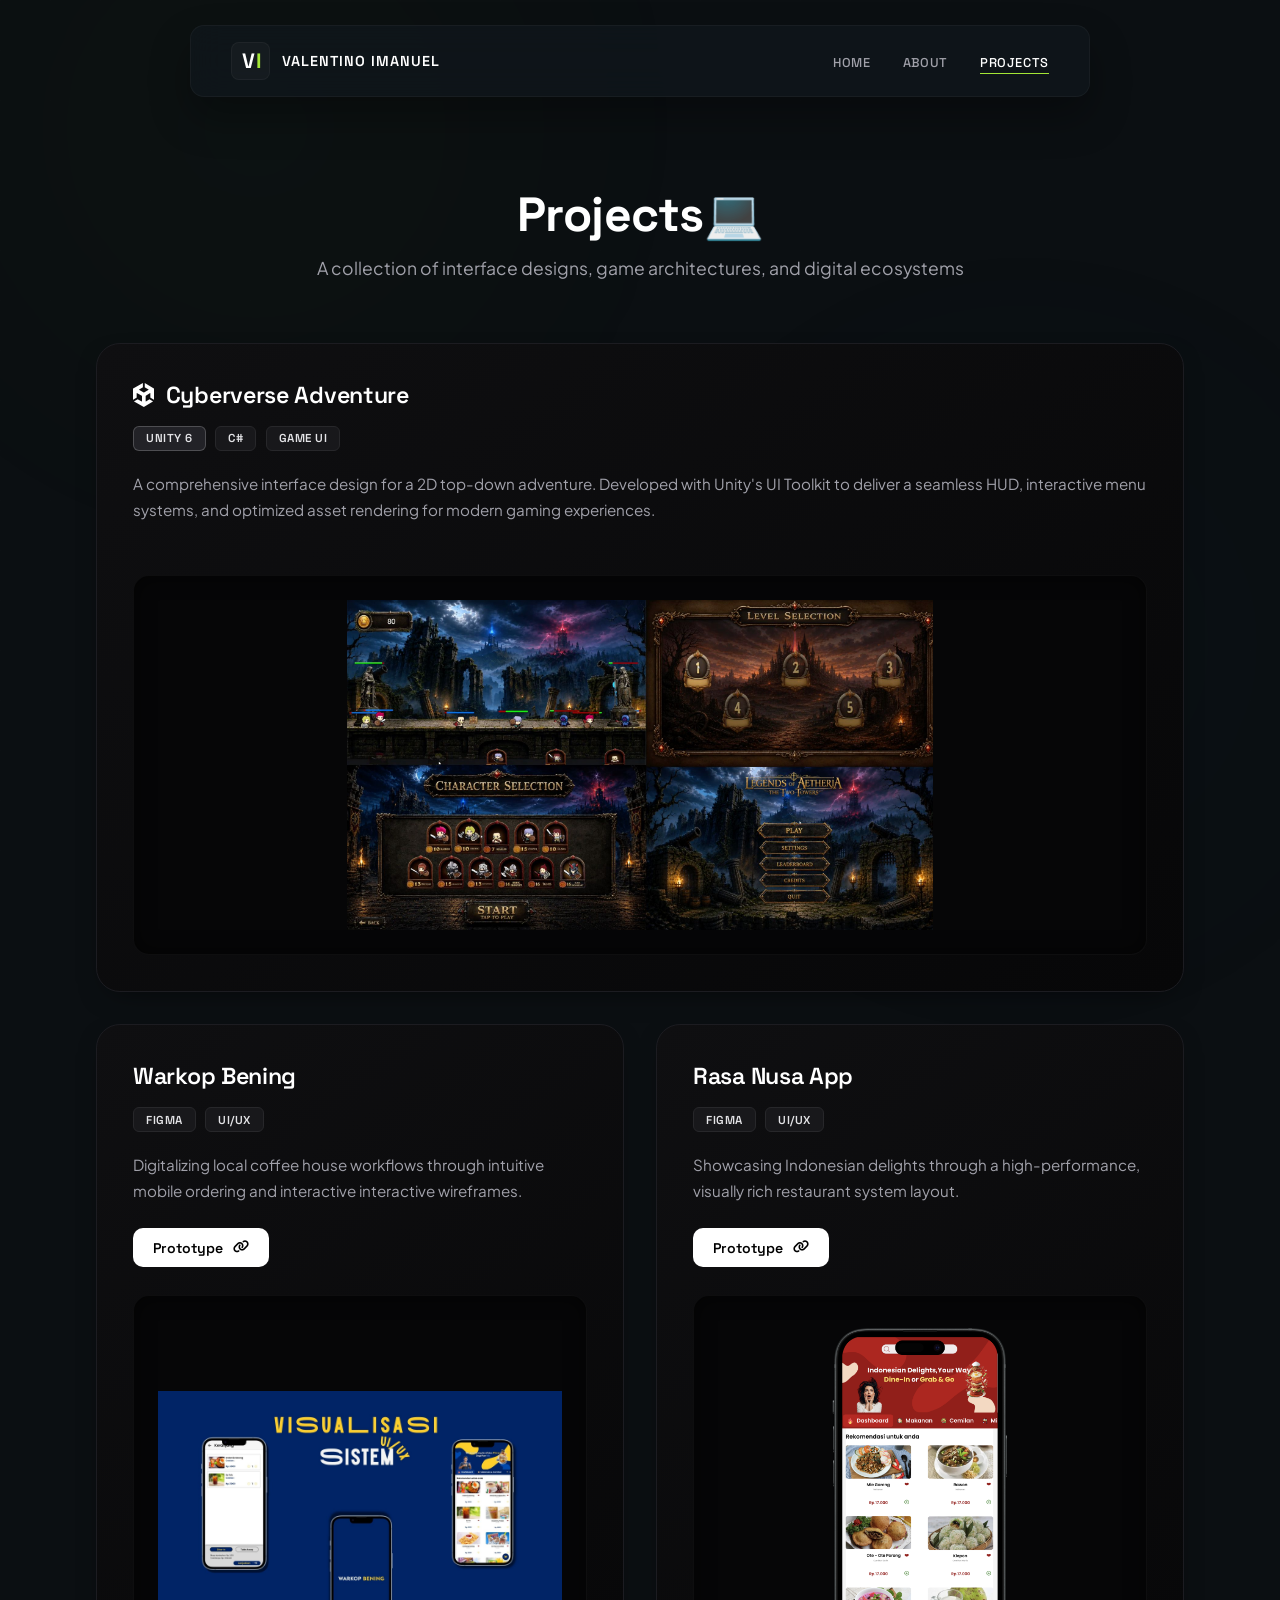
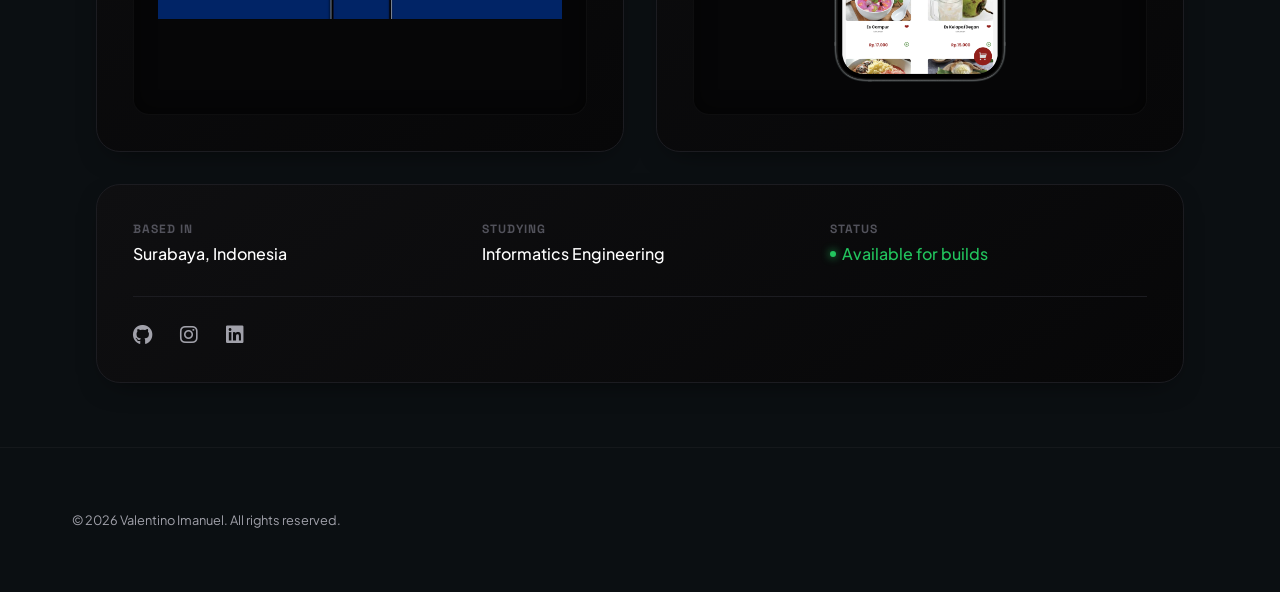
<file: projects.html>
<!DOCTYPE html>
<html lang="en">
<head>
    <meta charset="UTF-8">
    <meta name="viewport" content="width=device-width, initial-scale=1.0">
    <title>V . I — Projects</title>
    <link rel="preconnect" href="https://fonts.googleapis.com">
    <link rel="preconnect" href="https://fonts.gstatic.com" crossorigin>
    <link href="https://fonts.googleapis.com/css2?family=Plus+Jakarta+Sans:wght@400;500;600&family=Space+Grotesk:wght@500;600;700&display=swap" rel="stylesheet">
    <link rel="stylesheet" href="https://cdnjs.cloudflare.com/ajax/libs/font-awesome/6.4.0/css/all.min.css">
    <link rel="stylesheet" href="my.css">

    <style>
      /* --- ANIMASI SLIDE NAMA DI LOGO NAVBAR --- */
      .logo-container {
        display: flex;
        align-items: center;
        gap: 0; /* Mulai dari 0 agar tidak ada jarak sebelum teks bergeser */
        text-decoration: none;
      }

      .logo-monogram {
        z-index: 2; /* Menjaga logo kotak tetap di layer atas */
      }

      .logo-text {
        font-family: 'Space Grotesk', sans-serif;
        font-size: 0.9rem;
        font-weight: 600;
        color: #ffffff;
        letter-spacing: 1px;
        text-transform: uppercase;
        white-space: nowrap; /* Mencegah teks turun baris saat slide */
        overflow: hidden; /* Menyembunyikan teks sebelum animasi berjalan */
        max-width: 0; /* Mulai dari lebar 0 */
        opacity: 0; /* Mulai dari transparan */
        
        /* - 1s = Durasi slide-out selama 1 detik
           - 2s = JEDA TUNGGU logo doang selama 2 detik baru teksnya muncul
        */
        animation: slideOutName 1s ease-in-out 2s forwards;
      }

      @keyframes slideOutName {
        0% {
          max-width: 0;
          opacity: 0;
          margin-left: 0;
        }
        100% {
          max-width: 250px; /* Lebar maksimal teks nama */
          opacity: 1;
          margin-left: 12px; /* Jarak antara boks logo dan teks nama setelah muncul */
        }
      }
    </style>
</head>
<body>

    <div class="ambient-glow glow-1"></div>
    <div class="ambient-glow glow-2"></div>
    <div class="matrix-grid-overlay"></div>

    <div class="nav-wrapper">
        <header class="navbar">
            <div class="logo">
                <a href="index.html" class="logo-container">
                    <div class="logo-monogram">V<span class="dot">I</span></div>
                    <span class="logo-text">Valentino Imanuel</span>
                </a>
            </div>
            
            <div class="menu-toggle" id="mobile-menu-btn">
                <span></span>
                <span></span>
                <span></span>
            </div>

            <nav class="nav-menu" id="nav-navigation-box">
                <ul>
                    <li><a href="index.html">HOME</a></li>
                    <li><a href="about.html">ABOUT</a></li>
                    <li><a href="projects.html" class="active-page">PROJECTS</a></li>
                </ul>
            </nav>
        </header>
    </div>

    <main class="container bento-page-container">
        
        <header class="bento-header">
            <h1>Projects💻</h1>
            <p>A collection of interface designs, game architectures, and digital ecosystems</p>
        </header>

        <div class="bento-grid">
            
            <div class="bento-card card-full">
                <div class="card-info">
                    <h2 class="project-title">
                        <i class="fab fa-unity game-icon"></i> Cyberverse Adventure
                    </h2>
                    <div class="tech-badges">
                        <span class="badge badge-unity">UNITY 6</span>
                        <span class="badge">C#</span>
                        <span class="badge">GAME UI</span>
                    </div>
                    <p class="project-desc">
                        A comprehensive interface design for a 2D top-down adventure. Developed with Unity's UI Toolkit to deliver a seamless HUD, interactive menu systems, and optimized asset rendering for modern gaming experiences.
                    </p>
                    
                </div>
                <div class="bento-img-preview tall-preview">
                    <img src="images/game.jpg" alt="Cyberverse UI Design" class="bento-mockup-img">
                </div>
            </div>

            <div class="bento-card card-half">
                <div class="card-info">
                    <h2 class="project-title">Warkop Bening</h2>
                    <div class="tech-badges">
                        <span class="badge">FIGMA</span>
                        <span class="badge">UI/UX</span>
                    </div>
                    <p class="project-desc">
                        Digitalizing local coffee house workflows through intuitive mobile ordering and interactive interactive wireframes.
                    </p>
                    <div class="bento-actions">
                        <a href="https://www.figma.com/proto/vOzQcXcONXmn7NrHYDFhhh/Untitled?node-id=1-516" target="_blank" class="btn-bento btn-primary">
                            Prototype <i class="fas fa-link"></i>
                        </a>
                    </div>
                </div>
                <div class="bento-img-preview mobile-preview">
                    <img src="images/bening.jpg" alt="Warkop Bening Mockup" class="bento-mockup-img">
                </div>
            </div>

            <div class="bento-card card-half">
                <div class="card-info">
                    <h2 class="project-title">Rasa Nusa App</h2>
                    <div class="tech-badges">
                        <span class="badge">FIGMA</span>
                        <span class="badge">UI/UX</span>
                    </div>
                    <p class="project-desc">
                        Showcasing Indonesian delights through a high-performance, visually rich restaurant system layout.
                    </p>
                    <div class="bento-actions">
                        <a href="#" target="_blank" class="btn-bento btn-primary">
                            Prototype <i class="fas fa-link"></i>
                        </a>
                    </div>
                </div>
                <div class="bento-img-preview mobile-preview">
                    <img src="images/rasanusa.png" alt="Rasa Nusa Mockup" class="bento-mockup-img">
                </div>
            </div>

            <div class="bento-card card-info-full">
                <div class="info-grid-wrapper">
                    <div class="info-block">
                        <span class="info-label">BASED IN</span>
                        <span class="info-value">Surabaya, Indonesia</span>
                    </div>
                    <div class="info-block">
                        <span class="info-label">STUDYING</span>
                        <span class="info-value">Informatics Engineering</span>
                    </div>
                    <div class="info-block">
                        <span class="info-label">STATUS</span>
                        <span class="info-value status-active">Available for builds</span>
                    </div>
                </div>
                
                <div class="bento-socials">
                    <a href="https://github.com/igaaa0926" target="_blank"><i class="fab fa-github"></i></a>
                    <a href="https://www.instagram.com/valentinoiga/" target="_blank"><i class="fab fa-instagram"></i></a>
                    <a href="https://linkedin.com/in/valentino-igaa/" target="_blank"><i class="fab fa-linkedin"></i></a>
                </div>
            </div>

        </div>
    </main>

    <footer>
        <div class="container footer-content">
            <p>&copy; 2026 Valentino Imanuel. All rights reserved.</p>
        </div>
    </footer>

    <style>
        :root {
            --bg-card: #0d0d0e;
            --bg-card-gradient: linear-gradient(145deg, #0f0f11 0%, #070708 100%);
            --border-card: #1c1c21;
            --border-hover: #31313a;
            --text-muted: #a1a1aa;
            --badge-bg: #18181b;
            --accent-glow: rgba(255, 255, 255, 0.03);
        }

        .bento-page-container {
            margin-top: 7rem;
            padding-bottom: 4rem;
            position: relative;
            z-index: 10;
        }

        .bento-header {
            text-align: center;
            margin-bottom: 4rem;
        }

        .bento-header h1 {
            font-family: 'Space Grotesk', sans-serif;
            font-size: 3rem;
            color: #ffffff;
            font-weight: 700;
            margin-bottom: 0.75rem;
            letter-spacing: -0.5px;
        }

        .bento-header p {
            color: var(--text-muted);
            font-size: 1.1rem;
        }

        /* Bento Grid Base */
        .bento-grid {
            display: grid;
            grid-template-columns: repeat(2, 1fr);
            gap: 2rem;
            max-width: 1140px;
            margin: 0 auto;
            padding: 0 1.5rem;
        }

        /* Card Container Styling */
        .bento-card {
            background: var(--bg-card-gradient);
            border: 1px solid var(--border-card);
            border-radius: 24px;
            padding: 2.25rem;
            display: flex;
            flex-direction: column;
            gap: 1.75rem;
            position: relative;
            box-shadow: 0 10px 30px -15px rgba(0,0,0,0.7);
            transition: border-color 0.4s cubic-bezier(0.16, 1, 0.3, 1), 
                        transform 0.4s cubic-bezier(0.16, 1, 0.3, 1),
                        box-shadow 0.4s cubic-bezier(0.16, 1, 0.3, 1);
        }

        .bento-card:hover {
            border-color: var(--border-hover);
            transform: translateY(-6px);
            box-shadow: 0 20px 40px -20px rgba(0, 0, 0, 0.8), 0 0 25px 0 rgba(255, 255, 255, 0.01);
        }

        .card-full { grid-column: span 2; }
        .card-half { grid-column: span 1; }
        .card-info-full { grid-column: span 2; gap: 2rem; }

        /* Card Header & Content Layout Layouting */
        .card-info {
            display: flex;
            flex-direction: column;
        }

        .project-title {
            font-family: 'Space Grotesk', sans-serif;
            font-size: 1.45rem;
            color: #ffffff;
            font-weight: 600;
            margin: 0 0 1rem 0;
            display: flex;
            align-items: center;
            letter-spacing: -0.3px;
        }

        .game-icon {
            margin-right: 12px; 
            color: #ffffff;
            font-size: 1.5rem;
        }

        .tech-badges {
            display: flex;
            flex-wrap: wrap;
            gap: 0.6rem;
            margin-bottom: 1.25rem;
        }

        .badge {
            font-family: 'Space Grotesk', sans-serif;
            font-size: 0.72rem;
            font-weight: 600;
            background: var(--badge-bg);
            color: #e4e4e7;
            padding: 0.3rem 0.75rem;
            border-radius: 6px;
            border: 1px solid #27272a;
            letter-spacing: 0.5px;
        }

        .badge-unity {
            border: 1px solid rgba(255, 255, 255, 0.2);
            background: #222227;
        }

        .project-desc {
            color: var(--text-muted);
            font-size: 0.95rem;
            line-height: 1.7;
            margin: 0 0 1.5rem 0;
        }

        /* Action Interactive Button */
        .bento-actions {
            margin-top: auto;
        }

        .btn-bento {
            font-family: 'Space Grotesk', sans-serif;
            font-size: 0.88rem;
            text-decoration: none;
            padding: 0.65rem 1.25rem;
            border-radius: 10px;
            background: #ffffff;
            color: #000000;
            display: inline-flex;
            align-items: center;
            gap: 0.6rem;
            font-weight: 600;
            transition: background-color 0.2s ease, transform 0.2s ease;
        }

        .btn-bento:hover {
            background-color: #e4e4e7;
            transform: scale(1.02);
        }

        .btn-bento i {
            font-size: 0.8rem;
            transition: transform 0.2s ease;
        }

        .btn-bento:hover i {
            transform: translateX(3px);
        }

        /* Symmetrical Glassmorphism Image Box Preview */
        .bento-img-preview {
            width: 100%;
            background: #060607;
            border-radius: 16px;
            overflow: hidden;
            display: flex;
            align-items: center;
            justify-content: center;
            border: 1px solid rgba(255, 255, 255, 0.03);
            box-shadow: inset 0 0 20px rgba(0,0,0,0.6);
            position: relative;
        }

        .tall-preview { height: 380px; }
        .mobile-preview { height: 420px; }

        .bento-mockup-img {
            width: 100%;
            height: 100%;
            object-fit: contain;
            padding: 1.5rem;
            transition: transform 0.6s cubic-bezier(0.16, 1, 0.3, 1);
        }

        .bento-card:hover .bento-mockup-img {
            transform: scale(1.04);
        }

        /* Info Bottom Bar Utilities */
        .info-grid-wrapper {
            display: grid;
            grid-template-columns: repeat(3, 1fr);
            gap: 2rem;
            width: 100%;
        }

        .info-block {
            display: flex;
            flex-direction: column;
            gap: 0.4rem;
        }

        .info-label {
            font-family: 'Space Grotesk', sans-serif;
            font-size: 0.75rem;
            color: #52525b;
            font-weight: 700;
            letter-spacing: 1px;
        }

        .info-value {
            color: #ffffff;
            font-size: 1rem;
            font-weight: 500;
        }

        .status-active {
            color: #22c55e;
            display: flex;
            align-items: center;
            gap: 6px;
        }

        .status-active::before {
            content: '';
            display: inline-block;
            width: 6px;
            height: 6px;
            background-color: #22c55e;
            border-radius: 50%;
            box-shadow: 0 0 8px #22c55e;
        }

        .bento-socials {
            display: flex;
            gap: 1.75rem;
            border-top: 1px solid #1c1c21;
            padding-top: 1.5rem;
            width: 100%;
        }

        .bento-socials a {
            color: var(--text-muted);
            font-size: 1.25rem;
            transition: color 0.2s ease, transform 0.2s ease;
        }

        .bento-socials a:hover {
            color: #ffffff;
            transform: translateY(-2px);
        }

        /* Responsive Breakpoints Styling */
        @media (max-width: 900px) {
            .bento-grid { gap: 1.5rem; }
            .bento-card { padding: 1.75rem; }
            .tall-preview { height: 300px; }
            .mobile-preview { height: 350px; }
        }

        @media (max-width: 768px) {
            .bento-grid { grid-template-columns: 1fr; }
            .card-full, .card-half, .card-info-full { grid-column: span 1; }
            .info-grid-wrapper { grid-template-columns: 1fr; gap: 1.25rem; }
        }
    </style>

    <script>
        const mobileMenuBtn = document.getElementById('mobile-menu-btn');
        const navNavigationBox = document.getElementById('nav-navigation-box');
        if(mobileMenuBtn && navNavigationBox) {
            mobileMenuBtn.addEventListener('click', () => {
                mobileMenuBtn.classList.toggle('active');
                navNavigationBox.classList.toggle('active');
            });
        }
    </script>
</body>
</html>
</file>
<file: my.css>
/* ==========================================================================
   HIGH-END DESIGNER CONFIGURATION (Cyber Slate Palette)
   ========================================================================== */
:root {
    --bg-main: #0b0f12;         
    --bg-surface: #11171d;      
    --bg-card-hover: #172029;   
    --border-color: rgba(255, 255, 255, 0.04);
    --border-hover: rgba(163, 230, 53, 0.3);
    --text-pure: #ffffff;
    --text-muted: #6b7c85;      
    --neon-accent: #a3e635;     
    --font-heading: 'Space Grotesk', sans-serif;
    --font-body: 'Plus Jakarta Sans', sans-serif;
    --transition-premium: all 0.6s cubic-bezier(0.16, 1, 0.3, 1);
}

* {
    margin: 0;
    padding: 0;
    box-sizing: border-box;
    scroll-behavior: smooth;
}

body {
    background-color: var(--bg-main);
    color: var(--text-pure);
    font-family: var(--font-body);
    -webkit-font-smoothing: antialiased;
    overflow-x: hidden;
    position: relative;
}

.container {
    width: 100%;
    max-width: 1200px;
    margin: 0 auto;
    padding: 0 2rem;
}

section {
    padding: 8rem 0;
    position: relative;
    z-index: 2;
}

/* Luxury Soft Mesh Ambient Lights */
.ambient-glow {
    position: fixed;
    width: 60vw;
    height: 60vw;
    border-radius: 50%;
    pointer-events: none;
    z-index: 1;
    filter: blur(140px);
    opacity: 0.25;
}
.glow-1 { top: -20vw; left: -10vw; background: radial-gradient(circle, rgba(163, 230, 53, 0.15) 0%, transparent 70%); }
.glow-2 { bottom: -10vw; right: -10vw; background: radial-gradient(circle, rgba(0, 180, 216, 0.12) 0%, transparent 70%); }

.matrix-grid-overlay {
    position: fixed;
    top: 0; left: 0; width: 100%; height: 100%;
    background-image: linear-gradient(rgba(255, 255, 255, 0.002) 1px, transparent 1px), linear-gradient(90deg, rgba(255, 255, 255, 0.002) 1px, transparent 1px);
    background-size: 50px 50px;
    z-index: 2;
    pointer-events: none;
}

.section-header { display: flex; align-items: center; gap: 1rem; margin-bottom: 4rem; }
.section-title { font-family: var(--font-heading); font-size: 2rem; font-weight: 500; letter-spacing: -0.02em; }

/* NAVBAR SYSTEM */
.nav-wrapper { position: sticky; top: 25px; left: 0; right: 0; z-index: 1000; display: flex; justify-content: center; padding: 0 2rem; }
.navbar {
    width: 100%; max-width: 900px; background-color: rgba(17, 23, 29, 0.7); border: 1px solid var(--border-color);
    border-radius: 14px; padding: 1rem 2.5rem; display: flex; justify-content: space-between; align-items: center;
    backdrop-filter: blur(16px); -webkit-backdrop-filter: blur(16px); box-shadow: 0 20px 40px rgba(0,0,0,0.3);
}
.logo a { text-decoration: none; }
.logo-monogram { font-family: var(--font-heading); font-size: 1.3rem; font-weight: 700; color: var(--text-pure); display: flex; align-items: center; letter-spacing: -0.05em; background: rgba(255,255,255,0.03); border: 1px solid var(--border-color); padding: 0.3rem 0.6rem; border-radius: 8px; transition: var(--transition-premium); }
.logo-monogram .dot { color: var(--neon-accent); margin-left: 2px; }
.logo-monogram:hover { border-color: var(--neon-accent); box-shadow: 0 0 15px rgba(163, 230, 53, 0.15); }
.nav-menu ul { list-style: none; display: flex; gap: 2rem; }
.nav-menu ul li a { font-family: var(--font-heading); font-size: 0.8rem; font-weight: 500; letter-spacing: 0.05em; color: var(--text-muted); text-decoration: none; transition: color 0.3s ease; }
.nav-menu ul li a:hover, .nav-menu ul li a.active-page { color: var(--text-pure); }
.nav-menu ul li a.active-page { border-bottom: 1px solid var(--neon-accent); padding-bottom: 2px; }
.menu-toggle { display: none; }

/* HERO DESIGN */
#hero { min-height: 100vh; display: flex; align-items: center; padding-top: 120px; }
.hero-container { display: grid; grid-template-columns: 1.25fr 0.75fr; gap: 4rem; align-items: center; }
.status-badge { display: inline-flex; align-items: center; gap: 8px; font-size: 0.75rem; background-color: rgba(255, 255, 255, 0.02); border: 1px solid var(--border-color); padding: 0.5rem 1rem; border-radius: 100px; color: var(--text-muted); margin-bottom: 2rem; }
.pulse-dot { width: 6px; height: 6px; background-color: var(--neon-accent); border-radius: 50%; animation: pulse 2s infinite; }
@keyframes pulse { 0% { transform: scale(0.95); opacity: 0.4; } 50% { transform: scale(1.3); opacity: 1; box-shadow: 0 0 8px var(--neon-accent); } 100% { transform: scale(0.95); opacity: 0.4; } }
.hero-introduction { font-family: var(--font-heading); font-size: 0.85rem; font-weight: 600; letter-spacing: 0.15em; color: var(--neon-accent); margin-bottom: 0.75rem; }
.hero-title { font-family: var(--font-heading); font-size: 4.5rem; font-weight: 700; line-height: 1.05; letter-spacing: -0.04em; margin-bottom: 2rem; }
.text-gradient { color: var(--neon-accent); text-shadow: 0 0 40px rgba(163, 230, 53, 0.1); background: linear-gradient(to right, #a3e635, #ccff66); -webkit-background-clip: text; background-clip: text; -webkit-text-fill-color: transparent; }
.text-outline { color: transparent; -webkit-text-stroke: 1px var(--text-pure); opacity: 0.7; animation: glowPulse 4s ease-in-out infinite alternate; }
@keyframes glowPulse { 0% { -webkit-text-stroke: 1px rgba(255, 255, 255, 0.4); } 100% { -webkit-text-stroke: 1px var(--neon-accent); filter: drop-shadow(0 0 8px rgba(163, 230, 53, 0.3)); } }
.hero-sub { font-size: 1.05rem; color: var(--text-muted); max-width: 540px; line-height: 1.65; margin-bottom: 3rem; }
.hero-actions { display: flex; align-items: center; gap: 2rem; }
.btn-cyber { background-color: var(--text-pure); color: var(--bg-main); padding: 1rem 2rem; font-family: var(--font-heading); font-size: 0.8rem; font-weight: 700; letter-spacing: 0.05em; border-radius: 6px; text-decoration: none; display: flex; align-items: center; gap: 12px; transition: var(--transition-premium); }
.btn-cyber:hover { background-color: var(--neon-accent); transform: translateY(-4px); box-shadow: 0 10px 25px rgba(163, 230, 53, 0.2); }
.btn-link { color: var(--text-pure); font-family: var(--font-heading); font-size: 0.8rem; letter-spacing: 0.05em; text-decoration: none; border-bottom: 1px solid rgba(255,255,255,0.2); padding-bottom: 4px; transition: var(--transition-premium); }
.btn-link:hover { color: var(--neon-accent); border-color: var(--neon-accent); }

/* CANVAS PARTICLES & MESH HUB */
.hero-visual-mesh { position: relative; height: 450px; width: 100%; display: flex; align-items: center; justify-content: center; }
#mesh-particle-canvas { position: absolute; top: 0; left: 0; width: 100%; height: 100%; z-index: 1; pointer-events: none; }
.mesh-card { position: absolute; background: rgba(17, 23, 29, 0.55); border: 1px solid var(--border-color); padding: 1rem 1.5rem; border-radius: 12px; display: flex; align-items: center; gap: 0.85rem; backdrop-filter: blur(12px); -webkit-backdrop-filter: blur(12px); box-shadow: 0 20px 40px rgba(0,0,0,0.4); z-index: 5; transition: all 0.5s cubic-bezier(0.16, 1, 0.3, 1); }
.mesh-card i { font-size: 1.6rem; }
.mesh-card h5 { font-family: var(--font-heading); font-size: 0.85rem; font-weight: 600; color: var(--text-pure); }
.live-metric { font-size: 0.7rem; color: var(--text-muted); font-family: 'Space Grotesk', monospace; }
.platform-node { top: 15%; left: 5%; }
.dynamic-ui { bottom: 20%; right: 5%; }
.mesh-card:hover { border-color: var(--neon-accent); background: rgba(23, 32, 41, 0.8); transform: translateY(-4px); }
.card-status-light { width: 6px; height: 6px; background-color: var(--neon-accent); border-radius: 50%; position: absolute; top: 6px; right: 6px; }

/* BENTO BIO COMPONENTS */
.bento-grid { display: grid; grid-template-columns: repeat(3, 1fr); gap: 1.5rem; }
.bento-card { background-color: var(--bg-surface); border: 1px solid var(--border-color); border-radius: 18px; padding: 2.5rem; display: flex; flex-direction: column; justify-content: space-between; transition: var(--transition-premium); }
.bento-card:hover { border-color: var(--border-hover); background-color: var(--bg-card-hover); box-shadow: 0 20px 40px rgba(0,0,0,0.3); }
.bento-card h3 { font-family: var(--font-heading); font-size: 1.05rem; font-weight: 500; color: var(--text-muted); margin-bottom: 1.5rem; }
.card-footer-meta { font-size: 0.8rem; color: var(--text-muted); font-family: var(--font-heading); letter-spacing: 0.05em; }

.large-intro { background: linear-gradient(135deg, #11171d 0%, #0d1217 100%) !important; position: relative; border: 1px solid rgba(255, 255, 255, 0.03) !important; display: flex; flex-direction: column; justify-content: space-between; gap: 3rem; }
.bio-ui-header { display: flex; align-items: center; justify-content: space-between; width: 100%; border-bottom: 1px solid rgba(255, 255, 255, 0.03); padding-bottom: 1.25rem; }
.bio-core-tag { font-family: var(--font-heading); font-size: 0.7rem; font-weight: 600; letter-spacing: 0.1em; text-transform: uppercase; color: var(--neon-accent); background: rgba(163, 230, 53, 0.05); padding: 0.35rem 0.75rem; border-radius: 4px; border: 1px solid rgba(163, 230, 53, 0.1); }
.bio-pulse-line { width: 40px; height: 1px; background: linear-gradient(90deg, transparent, var(--neon-accent), transparent); }
.bio-visual-statement { font-family: var(--font-heading); font-size: 1.85rem; font-weight: 500; line-height: 1.4; letter-spacing: -0.02em; color: #e2e8f0; }
.highlight-text { color: #ffffff; font-weight: 700; position: relative; }
.bio-pillars-grid { display: grid; grid-template-columns: repeat(3, 1fr); gap: 1.5rem; border-top: 1px solid rgba(255, 255, 255, 0.03); padding-top: 2rem; }
.pillar-item { display: flex; flex-direction: column; gap: 0.25rem; }
.pillar-meta { font-family: var(--font-heading); font-size: 0.65rem; font-weight: 500; color: var(--text-muted); letter-spacing: 0.05em; }
.pillar-item h4 { font-family: var(--font-heading); font-size: 1.05rem; font-weight: 600; color: #ffffff; }
.pillar-item p { font-size: 0.8rem !important; line-height: 1.4 !important; color: var(--text-muted) !important; margin-bottom: 0 !important; }

/* MARQUEE & TECH CONTAINER */
.tech-marquee-card { grid-column: span 2; display: flex; flex-direction: column; justify-content: space-between; overflow: hidden; height: 100%; }
.bento-card-inner-stretch { display: flex; flex-direction: column; justify-content: space-between; height: 100%; flex-grow: 1; }

.tech-metrics-grid { display: flex; flex-direction: column; gap: 2.2rem; margin-top: 1.5rem; margin-bottom: 2.5rem; }
.tech-metric-row { display: flex; flex-direction: column; gap: 0.5rem; }
.tech-name { font-size: 0.8rem; color: var(--text-muted); font-family: var(--font-heading); letter-spacing: 0.03em; }
.tech-progress-bar { width: 100%; height: 4px; background-color: rgba(255, 255, 255, 0.02); border-radius: 10px; overflow: hidden; position: relative; border: 1px solid rgba(255, 255, 255, 0.01); }
.progress-fill { height: 100%; background-color: var(--neon-accent); border-radius: 10px; box-shadow: 0 0 10px rgba(163, 230, 53, 0.5); }

.marquee-container { width: 100%; overflow: hidden; mask-image: linear-gradient(to right, transparent, #000 15%, #000 85%, transparent); -webkit-mask-image: linear-gradient(to right, transparent, #000 15%, #000 85%, transparent); margin-top: 1rem; margin-bottom: 2.5rem; }
.marquee-track { display: flex; gap: 1.25rem; width: max-content; animation: loopMarquee 18s linear infinite; }
@keyframes loopMarquee { 0% { transform: translateX(0); } 100% { transform: translateX(-50%); } }
.stack-tag { padding: 0.75rem 1.5rem; background-color: rgba(255,255,255,0.01); border: 1px solid var(--border-color); border-radius: 10px; font-size: 0.9rem; font-weight: 500; display: flex; align-items: center; gap: 10px; color: var(--text-pure); }
.stack-tag i { font-size: 1.2rem; }

/* OTHER MATRIX AND ROADMAP CARDS */
.metrics-card { grid-column: span 1; align-items: center; justify-content: center; background: radial-gradient(circle at top right, rgba(163, 230, 53, 0.03), transparent); }
.metric-wrapper { text-align: center; }
.metric-num { font-family: var(--font-heading); font-size: 4.5rem; font-weight: 700; color: var(--neon-accent); line-height: 1; }
.metric-num .percent { font-size: 2rem; color: var(--text-pure); margin-left: 2px;}
.metric-label { font-size: 0.8rem; color: var(--text-muted); display: block; margin-top: 1rem; letter-spacing: 0.05em; }

.mini-timeline { display: flex; flex-direction: column; gap: 1.5rem; }
.timeline-node { display: flex; flex-direction: column; gap: 4px; font-size: 0.85rem; }
.node-status { font-family: var(--font-heading); color: var(--neon-accent); font-weight: 600; font-size: 0.75rem; text-transform: uppercase; letter-spacing: 0.05em;}
.timeline-node p { color: #cbd5e1; }

/* ==========================================================================
   ASYMMETRIC SELECTED GALLERY LAYOUT
   ========================================================================== */
.asymmetric-gallery { display: grid; grid-template-columns: repeat(12, 1fr); gap: 2rem; }
.project-block { background-color: var(--bg-surface); border: 1px solid var(--border-color); border-radius: 20px; overflow: hidden; display: flex; flex-direction: column; justify-content: space-between; transition: var(--transition-premium); }
.wide { grid-column: span 8; }
.tall { grid-column: span 4; grid-row: span 2; }
.standard { grid-column: span 8; }

.premium-dummy-frame { width: 100%; height: 260px; background-color: #0d1216; position: relative; overflow: hidden; border-bottom: 1px solid rgba(255,255,255,0.02); }
.tall .premium-dummy-frame { height: 420px; }

.project-img { width: 100%; height: 100%; object-fit: cover; opacity: 0.55; mix-blend-mode: luminosity; transition: var(--transition-premium); pointer-events: none; }
.project-block:hover .project-img { opacity: 0.85; mix-blend-mode: normal; transform: scale(1.04); }

.pattern-cyber-mesh { background-image: radial-gradient(rgba(163, 230, 53, 0.15) 1.5px, transparent 1.5px), radial-gradient(rgba(163, 230, 53, 0.05) 1.5px, transparent 1.5px); background-size: 20px 20px; background-position: 0 0, 10px 10px; }
.scanner-laser-line { position: absolute; width: 100%; height: 1px; background: linear-gradient(90deg, transparent, var(--neon-accent), transparent); animation: scanMotion 4s ease-in-out infinite; z-index: 3; }
@keyframes scanMotion { 0%, 100% { top: 0%; opacity: 0.2; } 50% { top: 100%; opacity: 1; } }

.pattern-abstract-blocks { background: linear-gradient(45deg, rgba(2, 132, 199, 0.05) 25%, transparent 25%), linear-gradient(-45deg, rgba(2, 132, 199, 0.05) 25%, transparent 25%); background-size: 30px 30px; background-color: #0b0f13; }
.pattern-matrix-dots { background-image: linear-gradient(rgba(255,255,255,0.01) 1px, transparent 1px), linear-gradient(90deg, rgba(255,255,255,0.01) 1px, transparent 1px); background-size: 12px 12px; }

.corner-indicator-tech { position: absolute; bottom: 12px; right: 16px; font-family: var(--font-heading); font-size: 0.65rem; color: var(--text-pure); letter-spacing: 0.05em; background: rgba(0,0,0,0.6); padding: 0.25rem 0.5rem; border-radius: 4px; border: 1px solid rgba(255,255,255,0.05); z-index: 3; }

.project-info-layer { padding: 2.25rem; display: flex; flex-direction: column; gap: 1.25rem; }
.mock-ui-elements { display: flex; gap: 6px; }
.mock-ui-elements span { width: 7px; height: 7px; background-color: rgba(255,255,255,0.08); border-radius: 50%; }
.project-text-details h4 { font-family: var(--font-heading); font-size: 1.3rem; margin-bottom: 0.5rem; font-weight: 600; }
.project-text-details p { font-size: 0.85rem; color: var(--text-muted); line-height: 1.55; margin-bottom: 1.25rem; }
.tech-badges-row { display: flex; gap: 0.5rem; flex-wrap: wrap; }
.tech-badges-row span { font-family: var(--font-heading); font-size: 0.65rem; color: #cbd5e1; background: rgba(255,255,255,0.01); border: 1px solid var(--border-color); padding: 0.3rem 0.75rem; border-radius: 4px; font-weight: 500; }

.project-block:hover { border-color: var(--border-hover); transform: translateY(-5px); box-shadow: 0 30px 60px rgba(0,0,0,0.4); }

/* ==========================================================================
   CONTACT BOX SYSTEM
   ========================================================================== */
.contact-box-grid { background-color: var(--bg-surface); border: 1px solid var(--border-color); border-radius: 24px; padding: 5rem; display: grid; grid-template-columns: 1.2fr 0.8fr; gap: 4rem; }
.contact-left-cta h2 { font-family: var(--font-heading); font-size: 2.75rem; font-weight: 600; line-height: 1.15; margin-bottom: 1rem; letter-spacing: -0.02em; }
.contact-left-cta p { color: var(--text-muted); margin-bottom: 3rem; }
.contact-email-link { font-family: var(--font-heading); font-size: 1.5rem; color: var(--neon-accent); text-decoration: none; font-weight: 500; border-bottom: 1px solid rgba(163, 230, 53, 0.2); padding-bottom: 4px; transition: var(--transition-premium); }
.contact-right-links { display: flex; flex-direction: column; justify-content: flex-start; gap: 1.5rem; }
.contact-ui-header { display: flex; justify-content: space-between; align-items: center; border-bottom: 1px solid rgba(255, 255, 255, 0.04); padding-bottom: 1rem; margin-bottom: 0.5rem; }
.link-header { font-size: 0.75rem; text-transform: uppercase; letter-spacing: 0.12em; color: var(--text-muted); font-family: var(--font-heading); margin-bottom: 0 !important; }
.contact-status-tag { font-family: var(--font-heading); font-size: 0.65rem; font-weight: 600; letter-spacing: 0.05em; color: var(--neon-accent); background: rgba(163, 230, 53, 0.05); padding: 0.25rem 0.6rem; border-radius: 4px; border: 1px solid rgba(163, 230, 53, 0.1); }
.interactive-links { display: flex; flex-direction: column; gap: 0.75rem; }
.social-link-item { width: 100%; display: flex; justify-content: space-between; align-items: center; padding: 1.2rem 1.5rem; background: rgba(255, 255, 255, 0.01); border: 1px solid rgba(255, 255, 255, 0.02); border-radius: 14px; text-decoration: none; transition: all 0.4s cubic-bezier(0.16, 1, 0.3, 1); }
.link-left-content { display: flex; align-items: center; gap: 1rem; transition: transform 0.4s cubic-bezier(0.16, 1, 0.3, 1); }
.digital-indicator-dot { width: 5px; height: 5px; background-color: var(--text-muted); border-radius: 50%; transition: all 0.3s ease; position: relative; }
@keyframes microPulse { 0% { box-shadow: 0 0 0 0 rgba(163, 230, 53, 0.4); } 100% { box-shadow: 0 0 0 6px rgba(163, 230, 53, 0); } }
.social-icon { font-size: 1.3rem; color: var(--text-pure); transition: all 0.3s ease; }
.social-icon-svg { width: 1.2rem; height: 1.2rem; color: var(--text-pure); transition: all 0.3s ease; }
.link-text { font-family: var(--font-heading); font-size: 1.05rem; font-weight: 500; letter-spacing: 0.02em; color: var(--text-pure); transition: var(--transition-premium); }
.link-arrow { font-size: 1.1rem; color: var(--text-muted); opacity: 0; transform: translateX(-10px); transition: all 0.4s cubic-bezier(0.16, 1, 0.3, 1); }

.social-link-item:hover { background: rgba(163, 230, 53, 0.02); border-color: rgba(163, 230, 53, 0.2); box-shadow: 0 10px 30px rgba(0, 0, 0, 0.2); }
.social-link-item:hover .digital-indicator-dot { background-color: var(--neon-accent); animation: microPulse 1.2s infinite; }
.social-link-item:hover .link-left-content { transform: translateX(4px); }
.social-link-item:hover .social-icon, .social-link-item:hover .social-icon-svg { color: var(--neon-accent); transform: scale(1.1); }
.social-link-item:hover .link-text { color: var(--neon-accent); }
.social-link-item:hover .link-arrow { opacity: 1; color: var(--neon-accent); transform: translateX(0); }

/* ==========================================================================
   EXCLUSIVE SPECIFIC DESIGN FOR ABOUT PAGE
   ========================================================================== */
.about-page-wrapper { padding-top: 140px; min-height: 100vh; position: relative; z-index: 5; }
.profile-hero-section { padding: 4rem 0 6rem 0; }
.profile-grid { display: grid; grid-template-columns: 0.8fr 1.2fr; gap: 5rem; align-items: center; }

/* Hologram Cyber Blueprint Photo Frame */
.profile-photo-wrapper { width: 100%; display: flex; justify-content: center; }
.cyber-photo-frame { 
    position: relative; width: 100%; max-width: 360px; height: 450px; 
    background-color: #0e1319; border: 1px solid rgba(163, 230, 53, 0.15);
    border-radius: 16px; padding: 12px; overflow: hidden;
    box-shadow: 0 30px 60px rgba(0,0,0,0.5), inset 0 0 20px rgba(163, 230, 53, 0.05);
}
.val-profile-img { width: 100%; height: 100%; object-fit: cover; border-radius: 8px; filter: grayscale(40%) contrast(110%); transition: var(--transition-premium); }
.cyber-photo-frame:hover .val-profile-img { filter: grayscale(0%) contrast(100%); transform: scale(1.02); }

/* Animated Scanner Laser Laser Bar */
.scanner-bar {
    position: absolute; left: 0; width: 100%; height: 2px;
    background: linear-gradient(90deg, transparent, var(--neon-accent), transparent);
    box-shadow: 0 0 10px var(--neon-accent);
    animation: scanVertical 3.5s ease-in-out infinite; z-index: 4; pointer-events: none;
}
@keyframes scanVertical { 0%, 100% { top: 0%; opacity: 0.3; } 50% { top: 100%; opacity: 1; } }

/* Corner Tech Vectors */
.corner-line { position: absolute; width: 16px; height: 16px; border-color: var(--neon-accent); border-style: solid; z-index: 5; pointer-events: none; }
.corner-line.tl { top: 6px; left: 6px; border-width: 2px 0 0 2px; }
.corner-line.tr { top: 6px; right: 6px; border-width: 2px 2px 0 0; }
.corner-line.bl { bottom: 6px; left: 6px; border-width: 0 0 2px 2px; }
.corner-line.br { bottom: 6px; right: 6px; border-width: 0 2px 2px 0; }
.frame-overlay-text { position: absolute; bottom: 18px; left: 20px; font-family: var(--font-heading); font-size: 0.65rem; color: var(--neon-accent); letter-spacing: 0.08em; background: rgba(0,0,0,0.7); padding: 2px 6px; border-radius: 4px; border: 1px solid rgba(163, 230, 53, 0.2); z-index: 5; }

/* Right Column Content */
.terminal-tag { font-family: var(--font-heading); font-size: 0.8rem; color: var(--neon-accent); letter-spacing: 0.12em; margin-bottom: 1rem; }
.about-main-title { font-family: var(--font-heading); font-size: 3.5rem; font-weight: 700; letter-spacing: -0.03em; margin-bottom: 2rem; line-height: 1.1; }
.about-bio-paragraph { font-size: 1.05rem; line-height: 1.7; color: #e2e8f0; margin-bottom: 1.5rem; text-align: justify; }

.meta-status-grid { display: grid; grid-template-columns: 1fr 1fr; gap: 1.5rem; margin-top: 3rem; border-top: 1px solid var(--border-color); padding-top: 2rem; }
.meta-box { display: flex; flex-direction: column; gap: 0.4rem; }
.m-label { font-family: var(--font-heading); font-size: 0.65rem; color: var(--text-muted); letter-spacing: 0.08em; }
.m-value { font-family: var(--font-heading); font-size: 0.95rem; color: var(--text-pure); font-weight: 500; }

/* TIMELINE ARCHITECTURE LAYER */
.timeline-experience-section { padding: 6rem 0 10rem 0; }
.main-timeline-container { position: relative; width: 100%; max-width: 900px; margin: 0 auto; margin-top: 4rem; }
.timeline-center-line { position: absolute; left: 50%; top: 0; bottom: 0; width: 1px; background: linear-gradient(to bottom, var(--border-color), rgba(163, 230, 53, 0.3) 30%, rgba(163, 230, 53, 0.3) 70%, var(--border-color)); transform: translateX(-50%); }

.timeline-item { position: relative; width: 50%; padding: 0 3rem; margin-bottom: 4rem; }
.left-item { left: 0; text-align: right; }
.right-item { left: 50%; text-align: left; }

.timeline-dot { position: absolute; top: 24px; width: 9px; height: 9px; background-color: var(--bg-main); border: 2px solid var(--text-muted); border-radius: 50%; z-index: 10; transition: var(--transition-premium); }
.left-item .timeline-dot { right: -5px; }
.right-item .timeline-dot { left: -4px; }

.timeline-content-card { 
    background-color: var(--bg-surface); border: 1px solid var(--border-color); 
    border-radius: 16px; padding: 2rem; transition: var(--transition-premium); 
    position: relative; box-shadow: 0 15px 35px rgba(0,0,0,0.2);
}
.time-stamp { font-family: var(--font-heading); font-size: 0.75rem; color: var(--neon-accent); font-weight: 600; letter-spacing: 0.05em; display: block; margin-bottom: 0.5rem; }
.timeline-content-card h4 { font-family: var(--font-heading); font-size: 1.15rem; font-weight: 600; margin-bottom: 0.25rem; color: var(--text-pure); }
.role-sub { font-size: 0.85rem; color: var(--text-muted); margin-bottom: 1rem; }
.card-desc { font-size: 0.9rem; line-height: 1.55; color: #cbd5e1; }

/* Card Hover Interactive Response */
.timeline-item:hover .timeline-content-card { border-color: rgba(163, 230, 53, 0.25); background-color: var(--bg-card-hover); transform: translateY(-4px); box-shadow: 0 20px 40px rgba(0,0,0,0.4); }
.timeline-item:hover .timeline-dot { border-color: var(--neon-accent); background-color: var(--neon-accent); box-shadow: 0 0 10px var(--neon-accent); }

/* FOOTER DESIGN */
footer { padding: 4rem 0; font-size: 0.8rem; color: var(--text-muted); border-top: 1px solid var(--border-color); position: relative; z-index: 5; background-color: var(--bg-main); }
.footer-content { display: flex; justify-content: space-between; align-items: center; }
.footer-moto { font-family: var(--font-heading); letter-spacing: 0.05em; }

/* ==========================================================================
   OPTIMIZED RESPONSIVE LAYOUT & MOBILE SYSTEMS
   ========================================================================== */
@media (max-width: 992px) {
    section { padding: 6rem 0; }
    #hero { padding-top: 140px; min-height: auto; }
    .hero-container, .contact-box-grid { grid-template-columns: 1fr; gap: 3rem; }
    .hero-title { font-size: 3.2rem; }
    .hero-sub { max-width: 100%; }
    .hero-visual-mesh { display: none; }
    .bento-grid { grid-template-columns: 1fr; gap: 1.5rem; }
    .large-intro, .tech-marquee-card { grid-column: span 1; }
    .asymmetric-gallery { grid-template-columns: 1fr; gap: 1.5rem; }
    .wide, .tall, .standard { grid-column: span 1; grid-row: span 1; }
    .tall .premium-dummy-frame { height: 260px; }

    /* About Responsive Grid */
    .profile-grid { grid-template-columns: 1fr; gap: 3.5rem; }
    .about-main-title { font-size: 2.8rem; }
    
    /* Timeline Responsive Transform to Single Stack */
    .timeline-center-line { left: 24px; }
    .timeline-item { width: 100%; padding-left: 4rem; padding-right: 0; text-align: left; }
    .left-item .timeline-dot, .right-item .timeline-dot { left: 20px; right: auto; }

    /* MOBILE NAVIGATION */
    .menu-toggle { display: flex; flex-direction: column; justify-content: space-between; width: 22px; height: 16px; cursor: pointer; z-index: 1001; }
    .menu-toggle span { width: 100%; height: 2px; background-color: var(--text-pure); transition: var(--transition-premium); }
    .menu-toggle.active span:nth-child(1) { transform: translateY(7px) rotate(45deg); background-color: var(--neon-accent); }
    .menu-toggle.active span:nth-child(2) { opacity: 0; }
    .menu-toggle.active span:nth-child(3) { transform: translateY(-7px) rotate(-45deg); background-color: var(--neon-accent); }
    .nav-menu { position: absolute; top: 120%; left: 0; right: 0; background: rgba(17, 23, 29, 0.95); border: 1px solid var(--border-color); border-radius: 12px; padding: 2rem; backdrop-filter: blur(20px); -webkit-backdrop-filter: blur(20px); opacity: 0; transform: translateY(-10px); pointer-events: none; transition: all 0.4s cubic-bezier(0.16, 1, 0.3, 1); }
    .nav-menu.active { opacity: 1; transform: translateY(0); pointer-events: auto; border-color: rgba(163, 230, 53, 0.2); }
    .nav-menu ul { flex-direction: column; gap: 1.5rem; align-items: center; }
    .nav-menu ul li a { font-size: 1rem; }
}

@media (max-width: 768px) {
    .bio-visual-statement { font-size: 1.5rem; }
    .bio-pillars-grid { grid-template-columns: 1fr; gap: 1.5rem; }
    .contact-left-cta h2 { font-size: 2.2rem; }
}

@media (max-width: 576px) {
    .container { padding: 0 1.5rem; }
    .nav-wrapper { padding: 0 1.5rem; top: 15px; }
    .navbar { padding: 0.8rem 1.5rem; }
    .hero-title { font-size: 2.4rem; }
    .hero-actions { flex-direction: column; align-items: flex-start; gap: 1.5rem; width: 100%; }
    .btn-cyber { width: 100%; justify-content: center; }
    .contact-box-grid { padding: 2.5rem 1.5rem; }
    .contact-email-link { font-size: 1.2rem; }
    .footer-content { flex-direction: column; gap: 1rem; text-align: center; }
    .meta-status-grid { grid-template-columns: 1fr; }
}

/* ==========================================================================
   ABOUT INTERACTIVE ADDITIONS BY GEMINI
   ========================================================================== */

/* 1. Background Tech Particles Object Styling */
.tech-particles-container {
    position: fixed;
    top: 0;
    left: 0;
    width: 100%;
    height: 100%;
    pointer-events: none;
    z-index: 1;
    overflow: hidden;
}

.particle-box {
    position: absolute;
    width: 30px;
    height: 30px;
    border: 1px solid rgba(139, 233, 253, 0.05);
    background: rgba(255, 255, 255, 0.01);
    border-radius: 4px;
    animation: floatingParticles 12s infinite ease-in-out;
}

.particle-box::after {
    content: '';
    position: absolute;
    top: -2px;
    left: -2px;
    width: 4px;
    height: 4px;
    background: var(--neon-accent);
    border-radius: 50%;
    box-shadow: 0 0 8px var(--neon-accent);
}

.p1 { top: 15%; left: 10%; animation-delay: 0s; width: 40px; height: 40px; }
.p2 { top: 65%; left: 80%; animation-delay: 2s; width: 25px; height: 25px; }
.p3 { top: 40%; left: 85%; animation-delay: 4s; width: 35px; height: 35px; }
.p4 { top: 75%; left: 15%; animation-delay: 6s; width: 45px; height: 45px; }

@keyframes floatingParticles {
    0%, 100% { transform: translateY(0) rotate(0deg); opacity: 0.2; }
    50% { transform: translateY(-30px) rotate(180deg); opacity: 0.6; }
}

/* 2. Interactive Badges Hover Styling */
.meta-box {
    transition: all 0.3s cubic-bezier(0.25, 0.8, 0.25, 1);
    cursor: default;
    position: relative;
    overflow: hidden;
}

.meta-box:hover {
    background: rgba(255, 255, 255, 0.04);
    border-color: rgba(154, 255, 172, 0.3);
    transform: translateY(-2px);
    box-shadow: 0 8px 20px rgba(0, 0, 0, 0.4);
}

.animation-pulse-text {
    animation: cyberPulseText 2s infinite ease-in-out;
}

@keyframes cyberPulseText {
    0%, 100% { opacity: 0.7; text-shadow: 0 0 2px rgba(154,255,172,0); }
    50% { opacity: 1; text-shadow: 0 0 8px var(--neon-accent); }
}

/* 3. Tech Arsenal Skill Progress Matrix Style */
.skills-matrix-section {
    margin-top: 5rem;
    position: relative;
    z-index: 2;
}

.skills-matrix-grid {
    display: grid;
    grid-template-columns: repeat(2, 1fr);
    gap: 2rem;
    margin-top: 2.5rem;
}

.skill-progress-card {
    background: rgba(255, 255, 255, 0.01);
    border: 1px solid rgba(255, 255, 255, 0.03);
    padding: 1.5rem;
    border-radius: 12px;
    backdrop-filter: blur(10px);
    transition: border-color 0.3s ease;
}

.skill-progress-card:hover {
    border-color: rgba(154, 255, 172, 0.15);
}

.skill-info {
    display: flex;
    justify-content: space-between;
    margin-bottom: 0.8rem;
}

.skill-name {
    font-family: 'Space Grotesk', sans-serif;
    font-size: 1rem;
    color: #e2e8f0;
    font-weight: 500;
}

.skill-percentage {
    font-family: 'Space Grotesk', sans-serif;
    color: var(--neon-accent);
    font-weight: 600;
}

.progress-bar-bg {
    width: 100%;
    height: 6px;
    background: rgba(255, 255, 255, 0.05);
    border-radius: 20px;
    overflow: hidden;
}

.progress-bar-fill {
    height: 100%;
    width: 0;
    background: linear-gradient(90deg, #9affac, #8be9fd);
    border-radius: 20px;
    box-shadow: 0 0 10px rgba(154, 255, 172, 0.5);
    animation: fillSkillBar 1.8s cubic-bezier(0.1, 1, 0.1, 1) forwards;
}

@keyframes fillSkillBar {
    to { width: var(--target-width); }
}

/* Responsive Fix for Skill Matrix */
@media (max-width: 768px) {
    .skills-matrix-grid {
        grid-template-columns: 1fr;
        gap: 1.2rem;
    }
}

/* ==========================================================================
   ABOUT SOCIAL ROW STYLING BY GEMINI
   ========================================================================== */
.about-social-row {
    display: flex;
    gap: 1.5rem;
    margin-top: 2.5rem;
    padding-top: 1.5rem;
    border-top: 1px solid rgba(255, 255, 255, 0.03);
}

.about-social-icon {
    display: flex;
    align-items: center;
    justify-content: center;
    width: 45px;
    height: 45px;
    background: rgba(255, 255, 255, 0.01);
    border: 1px solid rgba(255, 255, 255, 0.04);
    border-radius: 10px;
    color: #cbd5e1;
    font-size: 1.2rem;
    text-decoration: none;
    transition: all 0.3s cubic-bezier(0.16, 1, 0.3, 1);
}

.about-social-icon:hover {
    color: var(--neon-accent);
    border-color: rgba(163, 230, 53, 0.3);
    background: rgba(163, 230, 53, 0.02);
    transform: translateY(-3px);
    box-shadow: 0 10px 20px rgba(0, 0, 0, 0.3);
}
/* ==========================================================================
   INTERACTIVE PHOTO DECK STACK SYSTEM BY GEMINI
   ========================================================================== */
.photo-deck {
    position: relative;
    width: 340px;
    height: 400px;
    margin: 0 auto;
    cursor: pointer;
}

.deck-card {
    position: absolute;
    width: 100%;
    height: 100%;
    border-radius: 24px;
    border: 1.5px solid rgba(255, 255, 255, 0.4); /* Border putih tipis elegan */
    box-shadow: 0 15px 35px rgba(0, 0, 0, 0.5);
    overflow: hidden;
    transition: transform 0.4s cubic-bezier(0.25, 1, 0.5, 1), opacity 0.3s ease;
    background: #121824;
}

/* Base Photo Filters (Grayscale on stack layers) */
.deck-card img {
    width: 100%;
    height: 100%;
    object-fit: cover;
    filter: grayscale(100%);
    transition: filter 0.4s ease;
}

/* STACK LAYERING POSITIONS (Simulasi Kedalaman Tumpukan 3D) */
/* Kartu 1 (Paling bawah) */
.deck-card:nth-child(1) {
    transform: translateY(30px) scale(0.88) rotate(-6deg);
    z-index: 1;
    opacity: 0.4;
}
/* Kartu 2 */
.deck-card:nth-child(2) {
    transform: translateY(20px) scale(0.92) rotate(4deg);
    z-index: 2;
    opacity: 0.6;
}
/* Kartu 3 */
.deck-card:nth-child(3) {
    transform: translateY(10px) scale(0.96) rotate(-3deg);
    z-index: 3;
    opacity: 0.8;
}
/* Kartu 4 (Paling atas / Active Utama) */
.deck-card:nth-child(4) {
    transform: translateY(0) scale(1) rotate(0deg);
    z-index: 4;
    opacity: 1;
    border-color: rgba(255, 255, 255, 0.65);
}

/* Foto teratas otomatis kembali berwarna penuh */
.deck-card:nth-child(4) img {
    filter: grayscale(0%);
}

/* HOVER EFFECTS DECK */
.photo-deck:hover .deck-card:nth-child(4) {
    transform: translateY(-5px) scale(1.02);
}
.photo-deck:hover .deck-card:nth-child(3) { transform: translateY(15px) scale(0.97) rotate(-5deg); }
.photo-deck:hover .deck-card:nth-child(2) { transform: translateY(28px) scale(0.93) rotate(6deg); }

/* SLIDE OUT ANIMATION VIA JAVASCRIPT */
.deck-card.slide-out {
    transform: translateX(160%) translateY(-30px) rotate(25deg) scale(0.9) !important;
    opacity: 0 !important;
}

/* Hint Teks di bawah deck */
.deck-hint-text {
    text-align: center;
    font-family: 'Space Grotesk', sans-serif;
    font-size: 0.85rem;
    color: rgba(255, 255, 255, 0.3);
    margin-top: 2.5rem;
    letter-spacing: 1px;
    text-transform: uppercase;
    animation: pulseHint 2s infinite ease-in-out;
}

@keyframes pulseHint {
    0%, 100% { opacity: 0.3; }
    50% { opacity: 0.7; }
}

/* Responsive Scaling for Deck */
@media (max-width: 576px) {
    .photo-deck {
        width: 280px;
        height: 330px;
    }
}
/* ==========================================================================
   INTERACTIVE PHOTO DECK STACK SYSTEM WITH IT'S ME POINTER
   ========================================================================== */
.photo-deck {
    position: relative;
    width: 340px;
    height: 400px;
    margin: 0 auto;
    cursor: pointer;
}

.deck-card {
    position: absolute;
    width: 100%;
    height: 100%;
    border-radius: 24px;
    border: 1.5px solid rgba(255, 255, 255, 0.4); 
    box-shadow: 0 15px 35px rgba(0, 0, 0, 0.5);
    overflow: hidden;
    transition: transform 0.4s cubic-bezier(0.25, 1, 0.5, 1), opacity 0.3s ease;
    background: #121824;
}

.deck-card img {
    width: 100%;
    height: 100%;
    object-fit: cover;
    filter: grayscale(100%);
    transition: filter 0.4s ease;
}

/* STACK LAYERING POSITIONS */
.deck-card:nth-child(1) { transform: translateY(30px) scale(0.88) rotate(-6deg); z-index: 1; opacity: 0.4; }
.deck-card:nth-child(2) { transform: translateY(20px) scale(0.92) rotate(4deg); z-index: 2; opacity: 0.6; }
.deck-card:nth-child(3) { transform: translateY(10px) scale(0.96) rotate(-3deg); z-index: 3; opacity: 0.8; }
.deck-card:nth-child(4) { transform: translateY(0) scale(1) rotate(0deg); z-index: 4; opacity: 1; border-color: rgba(255, 255, 255, 0.65); }

.deck-card:nth-child(4) img { filter: grayscale(0%); }

/* HOVER EFFECTS DECK */
.photo-deck:hover .deck-card:nth-child(4) { transform: translateY(-5px) scale(1.02); }
.photo-deck:hover .deck-card:nth-child(3) { transform: translateY(15px) scale(0.97) rotate(-5deg); }
.photo-deck:hover .deck-card:nth-child(2) { transform: translateY(28px) scale(0.93) rotate(6deg); }

.deck-card.slide-out {
    transform: translateX(160%) translateY(-30px) rotate(25deg) scale(0.9) !important;
    opacity: 0 !important;
}

/* HANDWRITTEN IT'S ME POINTER STYLING */
.its-me-pointer {
    position: absolute;
    right: -75px;
    bottom: 45px;
    display: flex;
    flex-direction: column;
    align-items: center;
    z-index: 10;
    pointer-events: none;
    transform: rotate(10deg);
    transition: transform 0.4s cubic-bezier(0.175, 0.885, 0.32, 1.275);
}

.handwritten-arrow {
    width: 45px;
    height: 45px;
    transform: scaleX(-1) rotate(-45deg);
}

.its-me-text {
    font-family: 'Caveat', 'Plus Jakarta Sans', cursive, sans-serif;
    font-size: 1.25rem;
    color: rgba(255, 255, 255, 0.55);
    letter-spacing: 0.5px;
    margin-top: -2px;
    user-select: none;
    text-shadow: 0 2px 4px rgba(0, 0, 0, 0.5);
}

/* Pointer Floating Animation on Deck Hover */
.photo-deck:hover .its-me-pointer {
    transform: scale(1.1) rotate(5deg) translateY(-5px);
}
.photo-deck:hover .handwritten-arrow path {
    stroke: var(--neon-accent);
    filter: drop-shadow(0 0 4px var(--neon-accent));
}
.photo-deck:hover .its-me-text {
    color: var(--neon-accent);
}

.deck-hint-text {
    text-align: center;
    font-family: 'Space Grotesk', sans-serif;
    font-size: 0.85rem;
    color: rgba(255, 255, 255, 0.3);
    margin-top: 2.5rem;
    letter-spacing: 1px;
    text-transform: uppercase;
    animation: pulseHint 2s infinite ease-in-out;
}

@keyframes pulseHint {
    0%, 100% { opacity: 0.3; }
    50% { opacity: 0.7; }
}

@media (max-width: 768px) {
    .its-me-pointer {
        right: -35px;
        bottom: 15px;
        transform: scale(0.85) rotate(5deg);
    }
}

@media (max-width: 576px) {
    .photo-deck { width: 280px; height: 330px; }
    .its-me-pointer { display: none; } /* Sembunyikan di layar sekecil HP biar ga numpuk teks bio */
}
</file>
